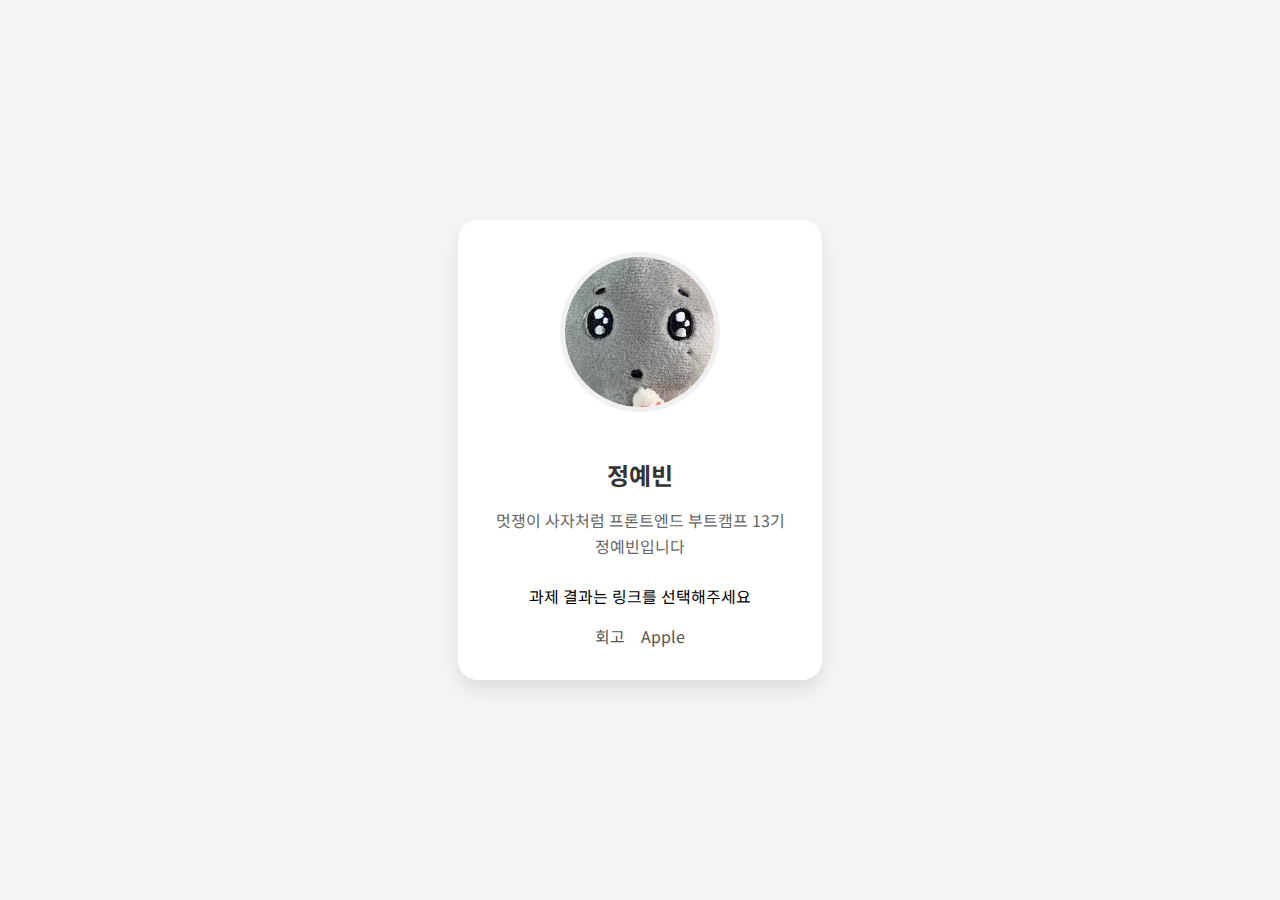
<file: index.html>
<!doctype html>
<html lang="ko">
  <head>
    <meta charset="UTF-8" />
    <meta name="viewport" content="width=device-width, initial-scale=1.0" />
    <title>HTML/CSS 과제</title>
    <style>
      body {
        margin: 0;
        padding: 0;
        font-family: "Noto Sans KR", sans-serif;
        background-color: #f5f5f5;
        display: flex;
        justify-content: center;
        align-items: center;
        min-height: 100vh;
      }

      .profile-card {
        background: white;
        border-radius: 20px;
        box-shadow: 0 10px 20px rgba(0, 0, 0, 0.1);
        padding: 2rem;
        width: 300px;
        text-align: center;
      }

      .profile-image {
        width: 150px;
        height: 150px;
        border-radius: 50%;
        margin-bottom: 1.5rem;
        object-fit: cover;
        border: 5px solid #f0f0f0;
      }

      .name {
        font-size: 1.5rem;
        font-weight: bold;
        color: #333;
        margin-bottom: 0.5rem;
      }

      .bio {
        color: #666;
        line-height: 1.6;
        margin-bottom: 1.5rem;
      }

      .homework-links {
        display: flex;
        justify-content: center;
        gap: 1rem;
        margin: 0;
        padding: 0;
        list-style: none;
      }

      .homework-links a {
        color: #555;
        text-decoration: none;
        transition: color 0.3s ease;
      }

      .homework-links a:hover {
        color: #007bff;
      }
    </style>
    <link
      href="https://fonts.googleapis.com/css2?family=Noto+Sans+KR:wght@400;700&display=swap"
      rel="stylesheet"
    />
    <link
      rel="stylesheet"
      href="https://cdnjs.cloudflare.com/ajax/libs/font-awesome/5.15.4/css/all.min.css"
    />
  </head>
  <body>
    <div class="profile-card">
      <img
        src="./src/assets/images/겸도그.jpg"
        alt=""
        class="profile-image"
      />
      <h1 class="name">정예빈</h1>
      <p class="bio">멋쟁이 사자처럼 프론트엔드 부트캠프 13기 정예빈입니다</p>
      <p>과제 결과는 링크를 선택해주세요</p>
      <ul class="homework-links">
        <li><a href="./src/apple/apple.md">회고</a</li>
        <li><a href="./src/apple/apple.html">Apple</a></li>
      </ul>
    </div>
  </body>
</html>
</file>
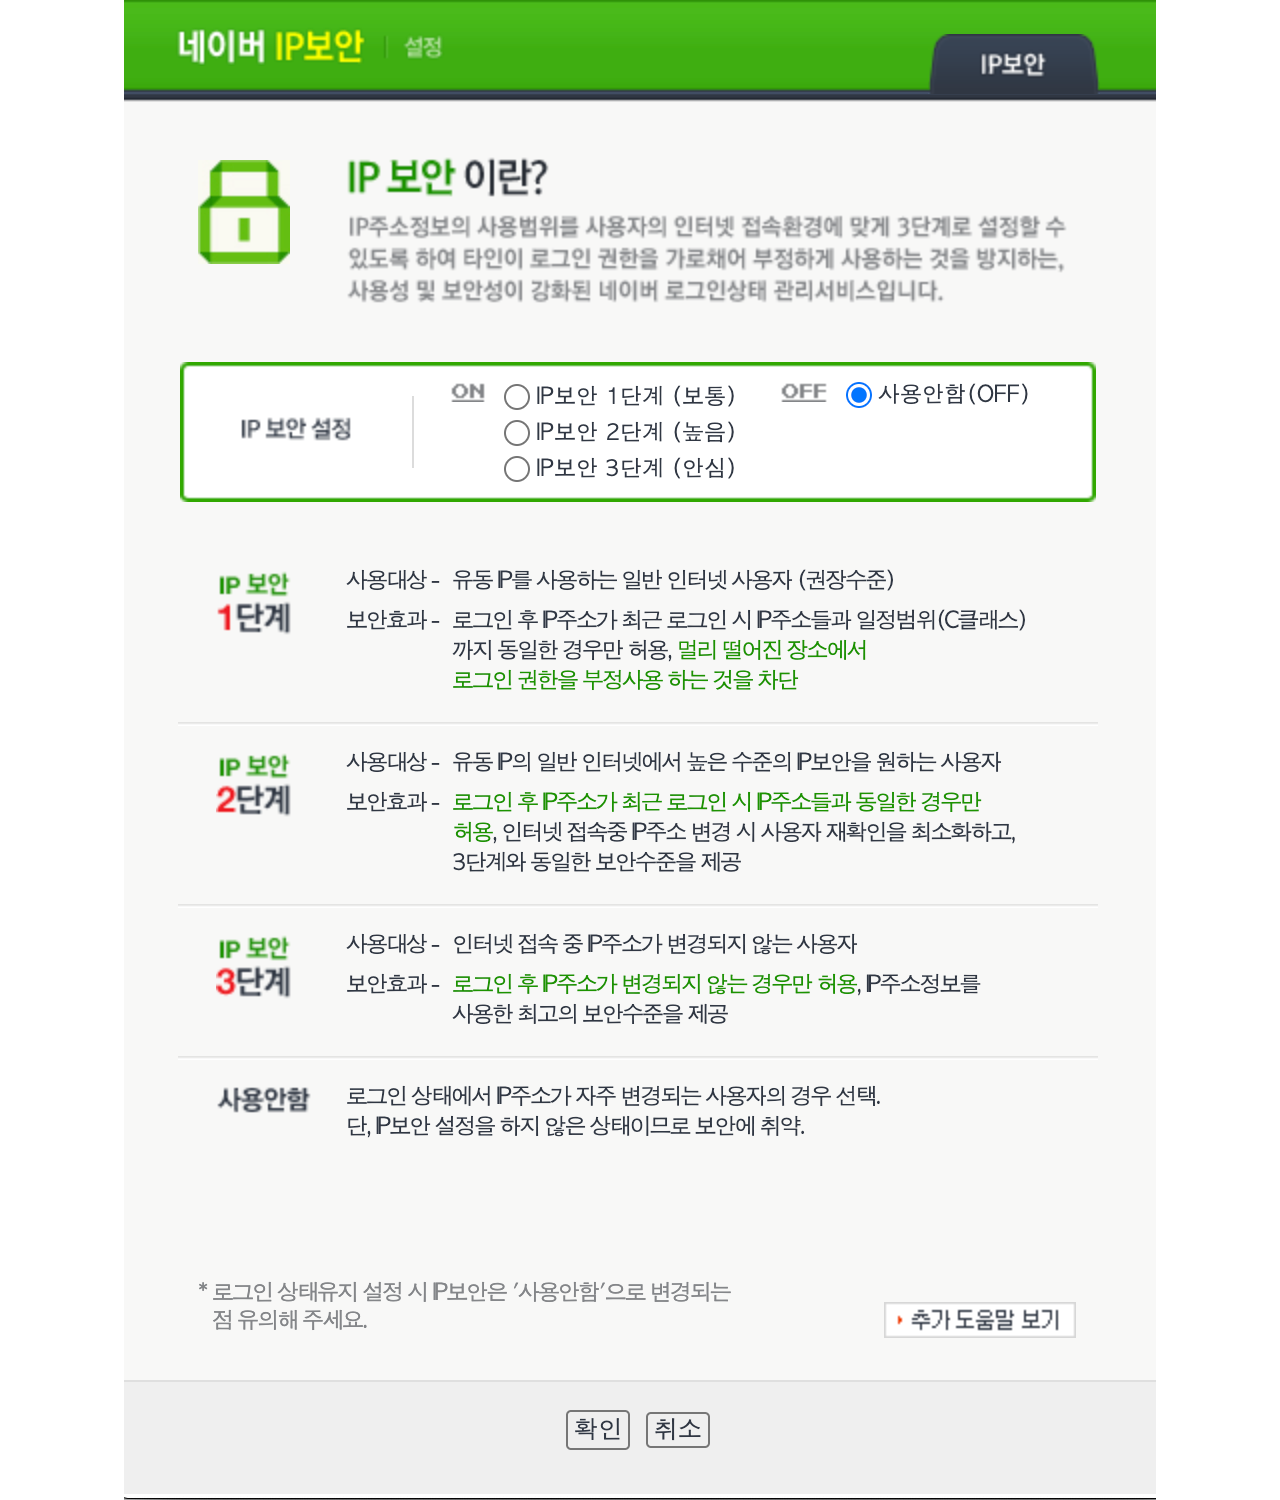
<file: src/login/pages/ip_security.html>
<!doctype html>
<html lang="ko">
  <head>
    <meta charset="UTF-8" />
    <meta name="viewport" content="width=device-width, initial-scale=1.0" />
    <title>네이버 IP 보안 로그인</title>
    <style>
      body {
        margin: 0;
      }

      div {
        display: flex;
        justify-content: center;
      }

      img {
        max-width: 100%;
        height: auto;
        margin: 0 auto;
      }
    </style>
  </head>

  <body>
    <div>
      <img src="./ip-security.png" alt="IP 보안 이란?..." />
    </div>
  </body>
</html>
</file>
